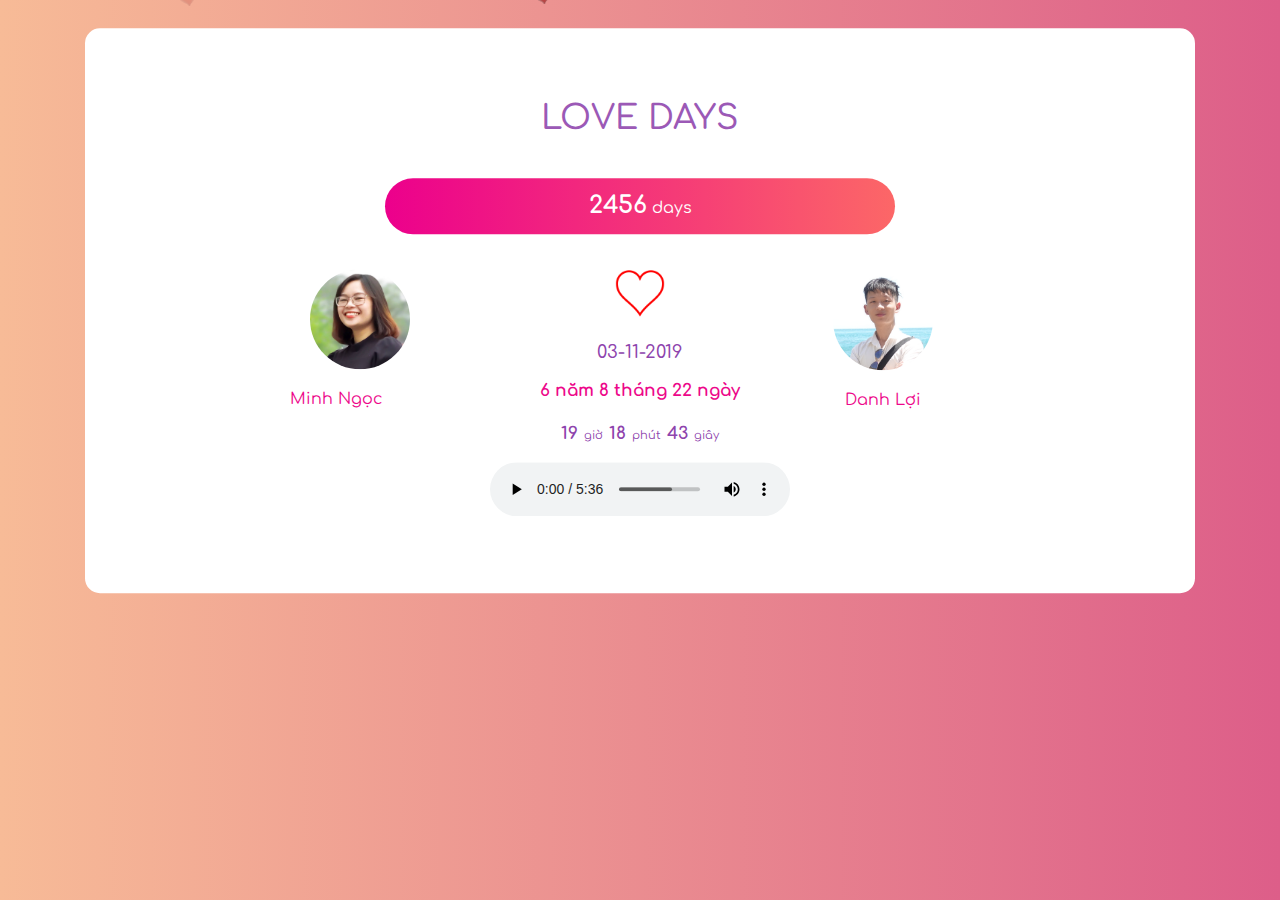
<file: love/index.html>
<!doctype html>
<html lang="en">
    <head>
        <title>Lovers</title>
        <!-- Required meta tags -->
        <meta charset="utf-8">
        <meta name="viewport" content="width=device-width, initial-scale=1.0">

        <!-- Bootstrap CSS -->
        <link rel="stylesheet" href="https://stackpath.bootstrapcdn.com/bootstrap/4.3.1/css/bootstrap.min.css" integrity="sha384-ggOyR0iXCbMQv3Xipma34MD+dH/1fQ784/j6cY/iJTQUOhcWr7x9JvoRxT2MZw1T" crossorigin="anonymous">
        <link rel="stylesheet" href="css/style.css">
        <link href="https://fonts.googleapis.com/css?family=Comfortaa:400,500,600,700&display=swap" rel="stylesheet">
        <link rel="icon" href="images/icon.png">
    </head>
    <body>
        <div id="main">
            <div class="container">
                <div class="row">
                    <div class="col-md-12">
                        <div class="main-content">
                            <div class="content">
                                <div class="title">
                                    <h4>Love Days</h4>
                                </div>
                                <div class="col-xl-12">
                                    <div class="col-xl-6 offset-xl-3">
                                        <div class="days">
                                            <p id="count-days">10 days</p>
                                        </div>
                                    </div>
                                </div>
                                <div class="col-xl-8 offset-xl-2">
                                    <div class="couple">
                                        <div class="row">
                                            <div class="col-xl-4">
                                                <div class="groom user">
                                                    <div class="avatar">
                                                        <img src="images/1.jpeg" alt="" class="ava-user">
                                                    </div>
                                                    <div class="user-name">
                                                        <p>Minh Ngọc</p>
                                                    </div>
                                                </div>
                                            </div>
                                            <div class="col-xl-4">
                                                <div class="heart">
                                                    <img src="images/icon.png" alt="">
                                                    <h4>03-11-2019</h4>
                                                    <div class="count-days">
                                                        <div class="time-date">
                                                            <p id="time-diff">12:00:00</p>
                                                        </div>
                                                    </div>
                                                    <div class="count-days">
                                                        <div class="timer">
                                                            <p id="counter">12:00:00</p>
                                                        </div>
                                                    </div>
                                                </div>
                                            </div>
                                           <div class="col-xl-4">
                                                <div class="bride user">
                                                    <div class="avatar">
                                                        <img src="images/2.jpg" alt="" class="ava-user">
                                                    </div>
                                                    <div class="user-name">
                                                        <p>Danh Lợi</p>
                                                    </div>
                                                </div>
                                           </div>
                                        </div>
                                    </div>
                                </div>
                                <!-- <div class="count-days">
                                    <p id="counter">10 days</p>
                                </div> -->
                                <div class="audio">
                                    <audio id="audio" controls autoplay name="media">
                                        <source src="./medias/saoemvotinh.m4a" type="audio/x-m4a">
                                    </audio>
                                </div>
                            </div>
                        </div>
                    </div>
                </div>
            </div>
        </div>
        <!-- Optional JavaScript -->
        <!-- jQuery first, then Popper.js, then Bootstrap JS -->
        <script src="../js/jquery-3.2.1.min.js"></script>
        <script src="js/main.js"></script>
        <script src="js/heart.js"></script>
    </body>
</html>
</file>
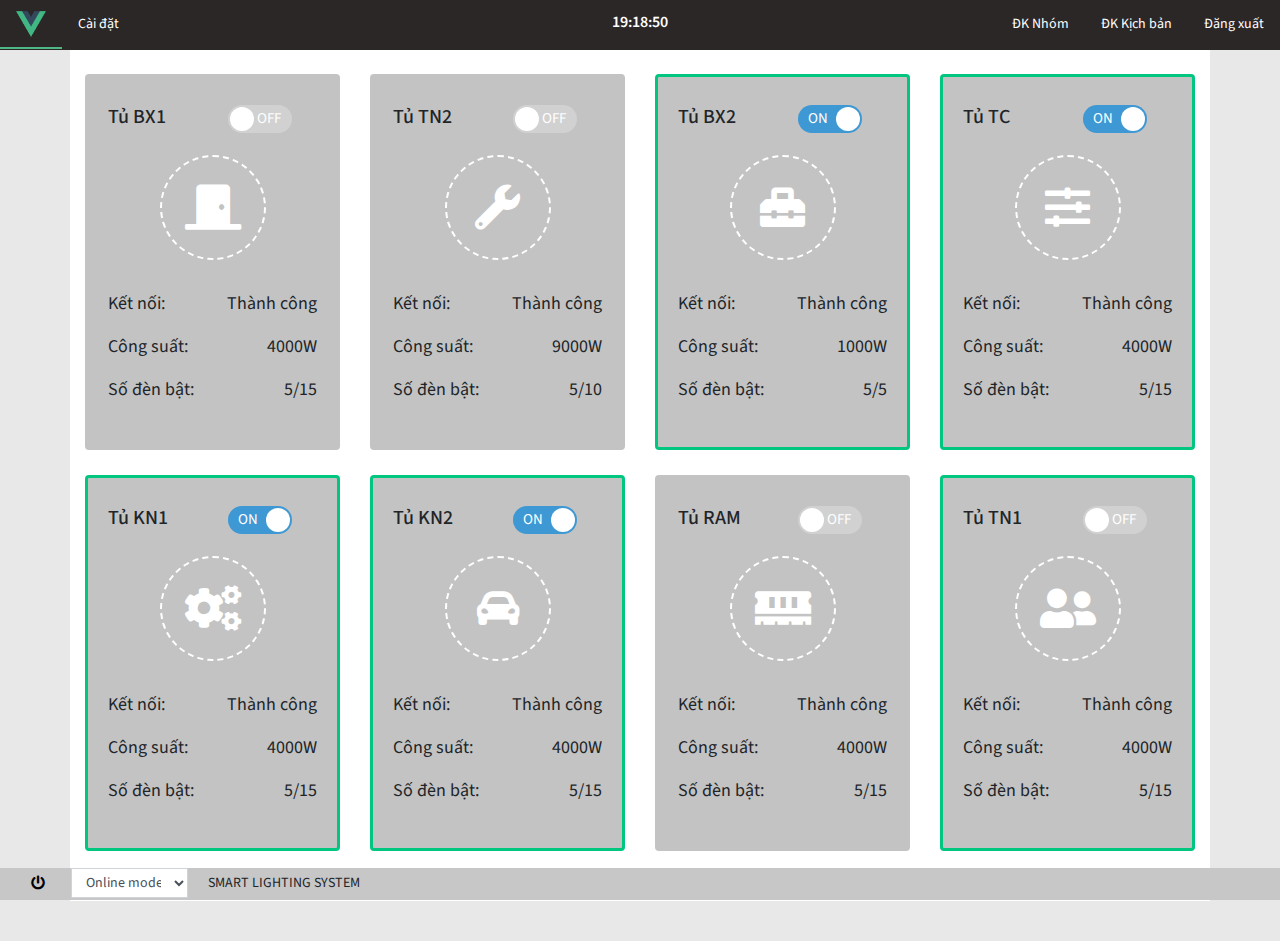
<file: smart-light-system/index.html>
<!DOCTYPE html>
<html lang="en">
<head>
    <meta charset="UTF-8">
    <meta name="viewport" content="width=device-width, initial-scale=1.0">
    <meta http-equiv="X-UA-Compatible" content="ie=edge">
    <title>SMART LIGHTING SYSTEM</title>
    <link href="https://fonts.googleapis.com/css?family=Source+Sans+Pro:400,600,700&amp;subset=vietnamese" rel="stylesheet">
    <link rel="stylesheet" href="css/bootstrap.min.css">
    <link rel="stylesheet" href="fontawesome/css/all.min.css">

    <link rel="stylesheet" href="css/style.css">
    <link rel="icon" href="img/Vue.png" type="image/png">
</head>
<body>
    <header>
        <div class="nav-bar">
            <div class="row">
                <div class="col-md-5">
                    <nav class="nav">
                        <a href="index.html" class="nav-link">
                            <img src="img/Vue.png" alt="" class="logo">
                        </a>
                        <a class="nav-link" href="setting.html">Cài đặt</a>
                    </nav>
                </div>
                <div class="col-md-2">
                    <div id="time"></div>
                </div>
                <div class="col-md-5">
                    <ul class="nav justify-content-end menu">
                        <li class="nav-item">
                            <a class="nav-link active" href="index.html">ĐK Nhóm</a>
                        </li>
                        <li class="nav-item">
                            <a class="nav-link" href="script.html">ĐK Kịch bản</a>
                        </li>
                        <li class="nav-item">
                            <a class="nav-link" href="login.html">Đăng xuất</a>
                        </li>
                    </ul>
                </div>
            </div>

        </div>
    </header>
    <div class="main">
        <div class="container content pt-4">
            <div class="row">
                <div class="col-md-3">
                    <div class="card c-main">
                        <div class="row c-title">
                            <div class="col-md-6">
                                <h5>Tủ BX1</h5>
                            </div>
                            <div class="col-md-6">
                                <div class="switchToggle">
                                    <input type="checkbox" id="switch">
                                    <label for="switch">Toggle</label>
                                </div>
                            </div>
                        </div>
                        <div class="c-icon text-center">
                            <a href="detail.html"><i class="fas fa-door-closed"></i></a>
                        </div>
                        <div class="c-stt">
                            <p>Kết nối: <span>Thành công</span></p>
                            <p>Công suất: <span>4000W</span></p>
                            <p>Số đèn bật: <span>5/15</span></p>
                        </div>
                    </div>
                </div>
                <div class="col-md-3">
                    <div class="card c-main">
                        <div class="row c-title">
                            <div class="col-md-6">
                                <h5>Tủ TN2</h5>
                            </div>
                            <div class="col-md-6">
                                <div class="switchToggle">
                                    <input type="checkbox" id="switch1">
                                    <label for="switch1">Toggle</label>
                                </div>
                            </div>
                        </div>
                        <div class="c-icon text-center">
                            <a href="detail.html"><i class="fas fa-wrench"></i></a>
                        </div>
                        <div class="c-stt">
                            <p>Kết nối: <span>Thành công</span></p>
                            <p>Công suất: <span>9000W</span></p>
                            <p>Số đèn bật: <span>5/10</span></p>
                        </div>
                    </div>
                </div>
                <div class="col-md-3">
                    <div class="card c-main">
                        <div class="row c-title">
                            <div class="col-md-6">
                                <h5>Tủ BX2</h5>
                            </div>
                            <div class="col-md-6">
                                <div class="switchToggle active">
                                    <input type="checkbox" id="switch2" checked>
                                    <label for="switch2">Toggle</label>
                                </div>
                            </div>
                        </div>
                        <div class="c-icon text-center">
                            <a href="detail.html"><i class="fas fa-toolbox"></i></a>
                        </div>
                        <div class="c-stt">
                            <p>Kết nối: <span>Thành công</span></p>
                            <p>Công suất: <span>1000W</span></p>
                            <p>Số đèn bật: <span>5/5</span></p>
                        </div>
                    </div>
                </div>
                <div class="col-md-3">
                    <div class="card c-main">
                        <div class="row c-title">
                            <div class="col-md-6">
                                <h5>Tủ TC</h5>
                            </div>
                            <div class="col-md-6">
                                <div class="switchToggle active">
                                    <input type="checkbox" id="switch3" checked>
                                    <label for="switch3">Toggle</label>
                                </div>
                            </div>
                        </div>
                        <div class="c-icon text-center">
                            <a href="detail.html"><i class="fas fa-sliders-h"></i></a>
                        </div>
                        <div class="c-stt">
                            <p>Kết nối: <span>Thành công</span></p>
                            <p>Công suất: <span>4000W</span></p>
                            <p>Số đèn bật: <span>5/15</span></p>
                        </div>
                    </div>
                </div>
                <div class="col-md-3">
                    <div class="card c-main">
                        <div class="row c-title">
                            <div class="col-md-6">
                                <h5>Tủ KN1</h5>
                            </div>
                            <div class="col-md-6">
                                <div class="switchToggle active">
                                    <input type="checkbox" id="switch4" checked>
                                    <label for="switch4">Toggle</label>
                                </div>
                            </div>
                        </div>
                        <div class="c-icon text-center">
                            <a href="detail.html"><i class="fas fa-cogs"></i></a>
                        </div>
                        <div class="c-stt">
                            <p>Kết nối: <span>Thành công</span></p>
                            <p>Công suất: <span>4000W</span></p>
                            <p>Số đèn bật: <span>5/15</span></p>
                        </div>
                    </div>
                </div>
                <div class="col-md-3">
                    <div class="card c-main">
                        <div class="row c-title">
                            <div class="col-md-6">
                                <h5>Tủ KN2</h5>
                            </div>
                            <div class="col-md-6">
                                <div class="switchToggle active">
                                    <input type="checkbox" id="switch5" checked>
                                    <label for="switch5">Toggle</label>
                                </div>
                            </div>
                        </div>
                        <div class="c-icon text-center">
                            <a href="detail.html"> <i class="fas fa-car-alt"></i></a>
                        </div>
                        <div class="c-stt">
                            <p>Kết nối: <span>Thành công</span></p>
                            <p>Công suất: <span>4000W</span></p>
                            <p>Số đèn bật: <span>5/15</span></p>
                        </div>
                    </div>
                </div>
                <div class="col-md-3">
                    <div class="card c-main">
                        <div class="row c-title">
                            <div class="col-md-6">
                                <h5>Tủ RAM</h5>
                            </div>
                            <div class="col-md-6">
                                <div class="switchToggle">
                                    <input type="checkbox" id="switch6">
                                    <label for="switch6">Toggle</label>
                                </div>
                            </div>
                        </div>
                        <div class="c-icon text-center">
                            <a href="detail.html"><i class="fas fa-memory"></i></a>
                        </div>
                        <div class="c-stt">
                            <p>Kết nối: <span>Thành công</span></p>
                            <p>Công suất: <span>4000W</span></p>
                            <p>Số đèn bật: <span>5/15</span></p>
                        </div>
                    </div>
                </div>
                <div class="col-md-3">
                    <div class="card c-main">
                        <div class="row c-title">
                            <div class="col-md-6">
                                <h5>Tủ TN1</h5>
                            </div>
                            <div class="col-md-6">
                                <div class="switchToggle active">
                                    <input type="checkbox" id="switch7">
                                    <label for="switch7">Toggle</label>
                                </div>
                            </div>
                        </div>
                        <div class="c-icon text-center">
                            <a href="detail.html"><i class="fas fa-user-friends"></i></a>
                        </div>
                        <div class="c-stt">
                            <p>Kết nối: <span>Thành công</span></p>
                            <p>Công suất: <span>4000W</span></p>
                            <p>Số đèn bật: <span>5/15</span></p>
                        </div>
                    </div>
                </div>
            </div>
        </div>
        <footer>
            <div class="foot">
                <div class="icon">
                    <button class="power"><i class="fas fa-power-off"></i></button>
                </div>
                <div class="ft">
                    <div class="form-group">
                        <div class="select">
                            <select name="" id="" class="form-control system">
                                <option value="1">Online mode</option>
                                <option value="0">Offline mode</option>
                            </select>
                        </div>
                        <label for="" class="system-name"><span>SMART LIGHTING SYSTEM</span></label>
                    </div>
                </div>
            </div>
        </footer>
    </div>
    <script src="js/jquery-3.2.1.min.js"></script>
    <script src="js/bootstrap.min.js"></script>
    <script src="js/fontawesome.min.js"></script>
    <script src="js/main.js"></script>
</body>
</html>
</file>
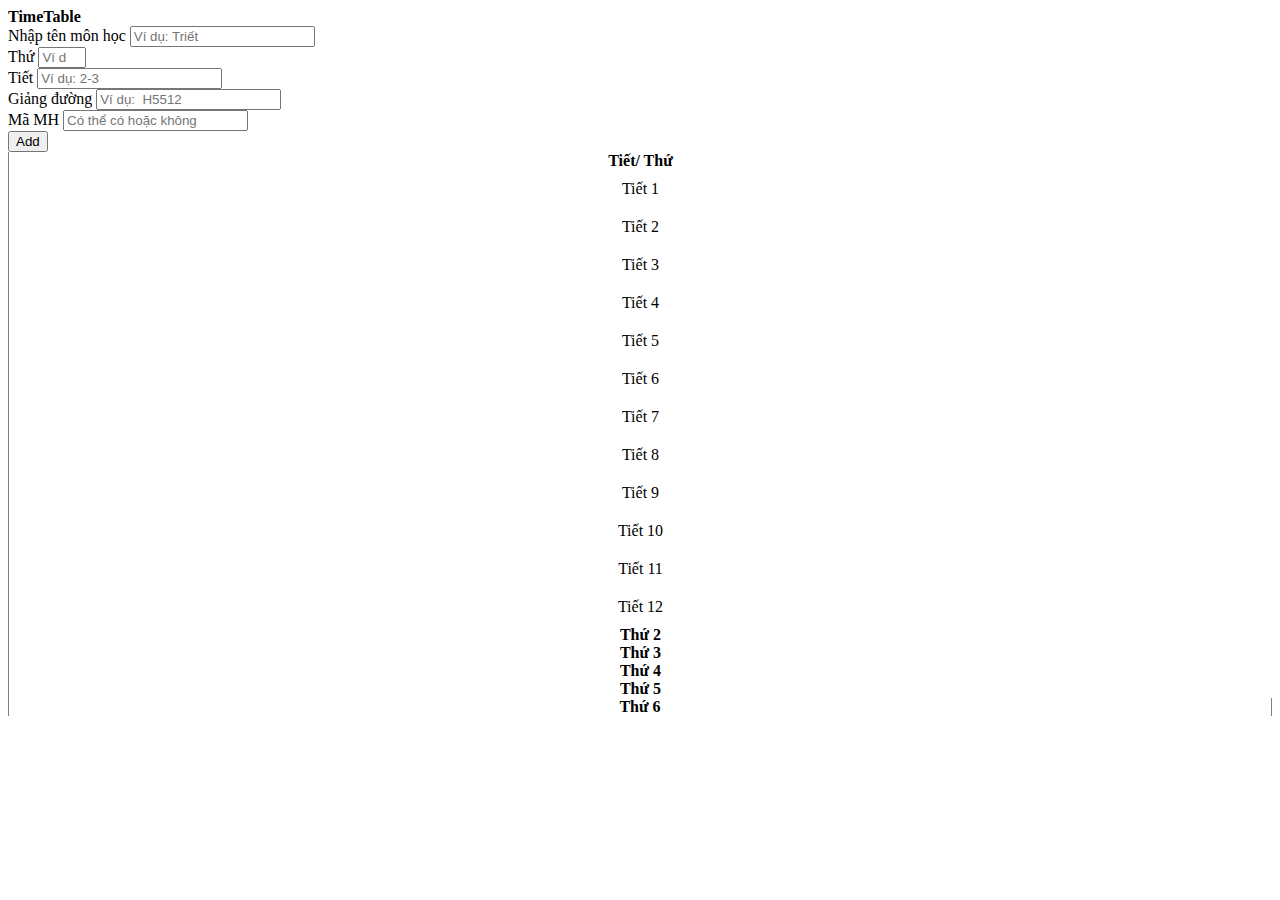
<file: timetable/index.html>
<!doctype html>
<html lang="en">
  <head>
    <title>TimeTable</title>
    <!-- Required meta tags -->
    <meta charset="utf-8">
    <meta name="viewport" content="width=device-width, initial-scale=1, shrink-to-fit=no">

    <!-- Bootstrap CSS -->
    <link rel="stylesheet" href="https://stackpath.bootstrapcdn.com/bootstrap/4.1.3/css/bootstrap.min.css" integrity="sha384-MCw98/SFnGE8fJT3GXwEOngsV7Zt27NXFoaoApmYm81iuXoPkFOJwJ8ERdknLPMO" crossorigin="anonymous">
    <link rel="stylesheet" href="css/style.css">
  </head>
  <body>
    <div class="container">
        <div class="row">
            <div class="col-sm-6 offset-3">
                <div class="alert alert-success mt-3" role="alert">
                    <strong>TimeTable</strong>
                </div>
            </div>
        </div>
        <form action=""></form>
            <div class="row">
                <div class="col-sm-4">
                    <div class="form-group">
                        <label for="">Nhập tên môn học</label>
                        <input type="text" name="" id="" class="form-control subject" placeholder="Ví dụ: Triết" aria-describedby="helpId" required>
                    </div>
                </div>
                <div class="col-sm-4">
                    <div class="form-group">
                        <label for="">Thứ</label>
                        <input type="number" name="number" id="" class="form-control date" placeholder="Ví dụ: 2" aria-describedby="helpId" min="2" max="6" required>
                    </div>
                </div>
                <div class="col-sm-4">
                    <div class="form-group">
                        <label for="">Tiết</label>
                        <input type="text" name="" id="lesson" class="form-control" placeholder="Ví dụ: 2-3" aria-describedby="helpId" min="1" max="12" required>
                    </div>
                </div>
                <div class="col-sm-4">
                    <div class="form-group">
                        <label for="">Giảng đường</label>
                        <input type="text" name="" id="" class="form-control position" placeholder="Ví dụ:  H5512" aria-describedby="helpId" required>
                    </div>
                </div>
                <div class="col-sm-4">
                    <div class="form-group">
                        <label for="">Mã MH</label>
                        <input type="text" name="" id="" class="form-control" placeholder="Có thể có hoặc không" aria-describedby="helpId">
                    </div>
                </div>
            </div>
            <button class="btn btn-info add" type="submit">Add</button>
        </form>
        <div class="row">

        </div>
        <div class="row mt-4">
                <div class="col-sm-2">
                    <b>Tiết/ Thứ</b>
                    <div class="content mt-4">
                        <div class="t-row">
                            <span>Tiết 1</span>
                        </div>
                        <div class="t-row">
                            <span>Tiết 2</span>
                        </div>
                        <div class="t-row">
                            <span>Tiết 3</span>
                        </div>
                        <div class="t-row">
                           <span> Tiết 4</span>
                        </div>
                        <div class="t-row">
                            <span>Tiết 5</span>
                        </div>
                        <div class="t-row">
                            <span>Tiết 6</span>
                        </div>
                        <div class="t-row">
                            <span>Tiết 7</span>
                        </div>
                        <div class="t-row">
                            <span>Tiết 8</span>
                        </div>
                        <div class="t-row">
                            <span>Tiết 9</span>
                        </div>
                        <div class="t-row">
                            <span>Tiết 10</span>
                        </div>
                        <div class="t-row">
                            <span>Tiết 11</span>
                        </div>
                        <div class="t-row">
                            <span>Tiết 12</span>
                        </div>
                    </div>
                </div>
                <div class="col-sm-2 t2">
                    <b>Thứ 2</b>
                </div>
                <div class="col-sm-2 t3">
                    <b>Thứ 3</b>
                </div>
                <div class="col-sm-2 t4">
                    <b>Thứ 4</b>
                </div>
                <div class="col-sm-2 t5">
                    <b>Thứ 5</b>
                </div>
                <div class="col-sm-2 t6">
                    <b>Thứ 6</b>
                </div>
        </div>
        <!-- <div class="row">
            <table class="table table-hover">
                <thead class="thead-default">
                    <tr>
                        <th width="10%">Thứ</th>
                        <th>T2</th>
                        <th>T3</th>
                        <th>T4</th>
                        <th>T5</th>
                        <th>T6</th>
                    </tr>
                    </thead>
                    <tbody>
                        <tr>
                            <td scope="row">1</td>
                            <td></td>
                            <td></td>
                            <td></td>
                            <td></td>
                            <td></td>
                        </tr>
                        <tr>
                            <td scope="row">2</td>
                            <td></td>
                            <td></td>
                            <td></td>
                            <td></td>
                            <td></td>
                        </tr>
                        <tr>
                            <td scope="row">3</td>
                            <td></td>
                            <td></td>
                            <td></td>
                            <td></td>
                            <td></td>
                        </tr>
                        <tr>
                            <td scope="row">4</td>
                            <td></td>
                            <td></td>
                            <td></td>
                            <td></td>
                            <td></td>
                        </tr>
                        <tr>
                            <td scope="row">5</td>
                            <td></td>
                            <td></td>
                            <td></td>
                            <td></td>
                            <td></td>
                        </tr>
                        <tr>
                            <td scope="row">6</td>
                            <td></td>
                            <td></td>
                            <td></td>
                            <td></td>
                            <td></td>
                        </tr>
                        <tr>
                            <td scope="row">7</td>
                            <td></td>
                            <td></td>
                            <td></td>
                            <td></td>
                            <td></td>
                        </tr>
                        <tr>
                            <td scope="row">8</td>
                            <td></td>
                            <td></td>
                            <td></td>
                            <td></td>
                            <td></td>
                        </tr>
                        <tr>
                            <td scope="row">9</td>
                            <td></td>
                            <td></td>
                            <td></td>
                            <td></td>
                            <td></td>
                        </tr>
                        <tr>
                            <td scope="row">10</td>
                            <td></td>
                            <td></td>
                            <td></td>
                            <td></td>
                            <td></td>
                        </tr>
                        <tr>
                            <td scope="row">11</td>
                            <td></td>
                            <td></td>
                            <td></td>
                            <td></td>
                            <td></td>
                        </tr>
                        <tr>
                            <td scope="row">12</td>
                            <td></td>
                            <td></td>
                            <td></td>
                            <td></td>
                            <td></td>
                        </tr>
                    </tbody>
            </table>
        </div> -->
    </div>


    <!-- Optional JavaScript -->
    <!-- jQuery first, then Popper.js, then Bootstrap JS -->
    <script src="https://code.jquery.com/jquery-3.3.1.slim.min.js" integrity="sha384-q8i/X+965DzO0rT7abK41JStQIAqVgRVzpbzo5smXKp4YfRvH+8abtTE1Pi6jizo" crossorigin="anonymous"></script>
    <script src="https://cdnjs.cloudflare.com/ajax/libs/popper.js/1.14.3/umd/popper.min.js" integrity="sha384-ZMP7rVo3mIykV+2+9J3UJ46jBk0WLaUAdn689aCwoqbBJiSnjAK/l8WvCWPIPm49" crossorigin="anonymous"></script>
    <script src="https://stackpath.bootstrapcdn.com/bootstrap/4.1.3/js/bootstrap.min.js" integrity="sha384-ChfqqxuZUCnJSK3+MXmPNIyE6ZbWh2IMqE241rYiqJxyMiZ6OW/JmZQ5stwEULTy" crossorigin="anonymous"></script>
    <script src="js/main.js"></script>
  </body>
</html>
</file>
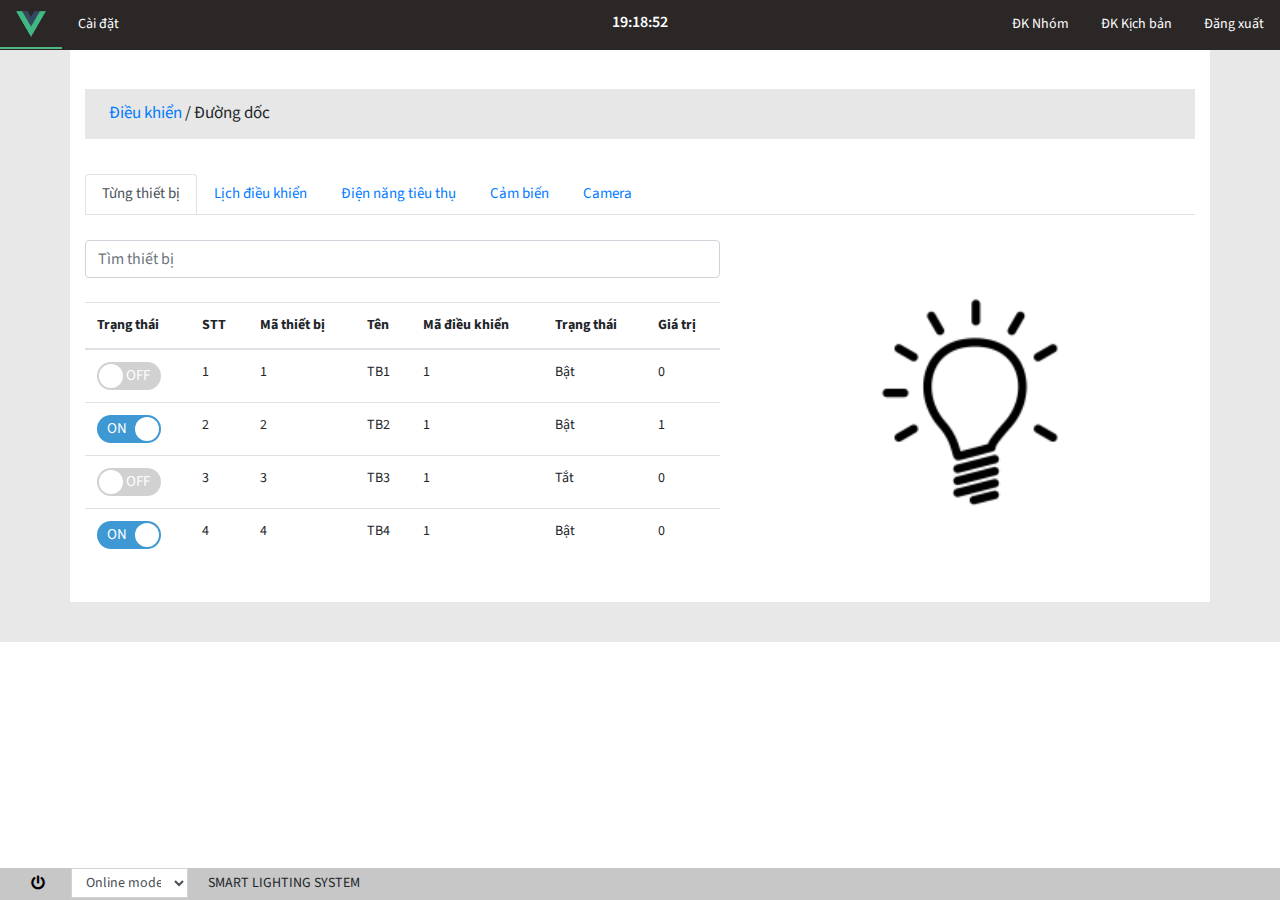
<file: smart-light-system/detail.html>
<!DOCTYPE html>
<html lang="en">
<head>
    <meta charset="UTF-8">
    <meta name="viewport" content="width=device-width, initial-scale=1.0">
    <meta http-equiv="X-UA-Compatible" content="ie=edge">
    <title>SMART LIGHTING SYSTEM</title>
    <link href="https://fonts.googleapis.com/css?family=Source+Sans+Pro:400,600,700&amp;subset=vietnamese" rel="stylesheet">
    <link rel="stylesheet" href="css/bootstrap.min.css">
    <link rel="stylesheet" href="fontawesome/css/all.min.css">
    <link rel="stylesheet" href="css/style.css">
    <link rel="icon" href="img/Vue.png" type="image/png">
</head>
<body>
    <header>
        <div class="nav-bar">
            <div class="row">
                <div class="col-md-5">
                    <nav class="nav">
                        <a href="index.html" class="nav-link">
                            <img src="img/Vue.png" alt="" class="logo">
                        </a>
                        <a class="nav-link" href="setting.html">Cài đặt</a>
                    </nav>
                </div>
                <div class="col-md-2">
                    <div id="time"></div>
                </div>
                <div class="col-md-5">
                    <ul class="nav justify-content-end menu">
                        <li class="nav-item">
                            <a class="nav-link active" href="index.html">ĐK Nhóm</a>
                        </li>
                        <li class="nav-item">
                            <a class="nav-link" href="script.html">ĐK Kịch bản</a>
                        </li>
                        <li class="nav-item">
                            <a class="nav-link" href="login.html">Đăng xuất</a>
                        </li>
                    </ul>
                </div>
            </div>

        </div>
    </header>
    <div class="main">
        <div class="container content pt-4">
            <div class="row">
                <div class="col-md-12">
                    <div class="d-link">
                        <a href="#" class="">Điều khiển </a>
                        <span> / Đường dốc</span>
                    </div>
                    <div class="d-tab">
                        <ul class="nav nav-tabs">
                            <li class="active">
                                <a class="nav-link active" data-toggle="tab" href="#home">Từng thiết bị</a>
                            </li>
                            <li>
                                <a class="nav-link" data-toggle="tab" href="#menu1">Lịch điều khiển</a>
                            </li>
                            <li>
                                <a class="nav-link" data-toggle="tab" href="#menu2">Điện năng tiêu thụ</a>
                            </li>
                            <li>
                                <a class="nav-link" data-toggle="tab" href="#menu3">Cảm biến</a>
                            </li>
                            <li>
                                <a class="nav-link" data-toggle="tab" href="#menu4">Camera</a>
                            </li>
                        </ul>
                        <div class="tab-content">
                            <div id="home" class="tab-pane fade show active">
                                <div class="row">
                                    <div class="col-sm-7">
                                        <div class="search mb-4">
                                            <input type="text" placeholder="Tìm thiết bị" width="35%" class="form-control">
                                        </div>
                                        <div class="equipment">
                                            <table class="table table-hover">
                                                <thead>
                                                    <tr>
                                                        <th scope="col">Trạng thái</th>
                                                        <th scope="col">STT</th>
                                                        <th scope="col">Mã thiết bị</th>
                                                        <th scope="col">Tên</th>
                                                        <th scope="col">Mã điều khiển</th>
                                                        <th scope="col">Trạng thái</th>
                                                        <th scope="col">Giá trị</th>
                                                    </tr>
                                                </thead>
                                                <tbody>
                                                    <tr>
                                                        <td>
                                                            <div class="switchToggle active">
                                                                <input type="checkbox" id="switch">
                                                                <label for="switch">Toggle</label>
                                                            </div>
                                                        </td>
                                                        <td>1</td>
                                                        <td>1</td>
                                                        <td>TB1</td>
                                                        <td>1</td>
                                                        <td>Bật</td>
                                                        <td>0</td>
                                                    </tr>
                                                    <tr>
                                                        <td>
                                                            <div class="switchToggle active">
                                                                <input type="checkbox" id="switch2" checked>
                                                                <label for="switch2">Toggle</label>
                                                            </div>
                                                        </td>
                                                        <td>2</td>
                                                        <td>2</td>
                                                        <td>TB2</td>
                                                        <td>1</td>
                                                        <td>Bật</td>
                                                        <td>1</td>
                                                    </tr>
                                                    <tr>
                                                        <td>
                                                            <div class="switchToggle active">
                                                                <input type="checkbox" id="switch3">
                                                                <label for="switch3">Toggle</label>
                                                            </div>
                                                        </td>
                                                        <td>3</td>
                                                        <td>3</td>
                                                        <td>TB3</td>
                                                        <td>1</td>
                                                        <td>Tắt</td>
                                                        <td>0</td>
                                                    </tr>
                                                    <tr>
                                                        <td>
                                                            <div class="switchToggle active">
                                                                <input type="checkbox" id="switch4" checked>
                                                                <label for="switch4">Toggle</label>
                                                            </div>
                                                        </td>
                                                        <td>4</td>
                                                        <td>4</td>
                                                        <td>TB4</td>
                                                        <td>1</td>
                                                        <td>Bật</td>
                                                        <td>0</td>
                                                    </tr>
                                                </tbody>
                                            </table>
                                        </div>
                                    </div>
                                    <div class="col-sm-5">
                                        <div class="d-img text-center">
                                            <img src="img/light.png" alt="">
                                        </div>
                                    </div>
                                </div>
                            </div>
                            <div id="menu1" class="tab-pane fade">
                                <div class="row">
                                    <div class="col-sm-12">
                                        <div class="search mb-4 float-right">
                                            <button type="button" class="btn btn-success" data-toggle="modal" data-target="#myModal">Thêm lịch</button>
                                        </div>
                                        <div class="equipment">
                                            <table class="table table-hover">
                                                <thead>
                                                    <tr>
                                                        <th scope="col">STT</th>
                                                        <th scope="col">Trạng thái</th>
                                                        <th scope="col">Tên lịch</th>
                                                        <th scope="col">Kiểu điều khiển</th>
                                                        <th scope="col">Thời gian</th>
                                                        <th scope="col">T2</th>
                                                        <th scope="col">T3</th>
                                                        <th scope="col">T4</th>
                                                        <th scope="col">T5</th>
                                                        <th scope="col">T6</th>
                                                        <th scope="col">T7</th>
                                                        <th scope="col">CN</th>
                                                        <th scope="col">Hoạt động</th>
                                                    </tr>
                                                </thead>
                                                <tbody>
                                                    <tr>
                                                        <td>1</td>
                                                        <td>
                                                            <div class="switchToggle active">
                                                                <input type="checkbox" id="switch5">
                                                                <label for="switch5">Toggle</label>
                                                            </div>
                                                        </td>
                                                        <td>DK3</td>
                                                        <td>TẮT</td>
                                                        <td>16:15:00</td>
                                                        <td></td>
                                                        <td><i class="fas fa-check"></i></td>
                                                        <td></td>
                                                        <td></td>
                                                        <td></td>
                                                        <td></td>
                                                        <td></td>
                                                        <td>
                                                            <a href="#" class="btn btn-sm btn-info"><i class="far fa-edit"></i></a>
                                                            <a href="#" class="btn btn-sm btn-danger"><i class="fas fa-trash"></i></a>
                                                        </td>
                                                    </tr>
                                                    <tr>
                                                        <td>2</td>
                                                        <td>
                                                            <div class="switchToggle active">
                                                                <input type="checkbox" id="switch6">
                                                                <label for="switch6">Toggle</label>
                                                            </div>
                                                        </td>
                                                        <td>DK3</td>
                                                        <td>BẬT</td>
                                                        <td>19:15:00</td>
                                                        <td></td>
                                                        <td></td>
                                                        <td></td>
                                                        <td></td>
                                                        <td><i class="fas fa-check"></i></td>
                                                        <td></td>
                                                        <td></td>
                                                        <td>
                                                            <a href="#" class="btn btn-sm btn-info"><i class="far fa-edit"></i></a>
                                                            <a href="#" class="btn btn-sm btn-danger"><i class="fas fa-trash"></i></a>
                                                        </td>
                                                    </tr>
                                                </tbody>
                                            </table>
                                        </div>
                                    </div>
                                </div>
                            </div>
                            <div id="menu2" class="tab-pane fade">
                                <div class="row">
                                    <div class="col-sm-6">
                                        <div class="form-group row">
                                            <label for="" class="col-sm-3 col-form-label text-center">Ngày bắt đầu</label>
                                            <div class="col-sm-9">
                                                <input type="date" class="form-control">
                                            </div>
                                        </div>
                                    </div>
                                    <div class="col-sm-6">
                                        <div class="form-group row">
                                            <label for="" class="col-sm-3 col-form-label">Ngày kết thúc</label>
                                            <div class="col-sm-9">
                                                <input type="date" class="form-control">
                                            </div>
                                        </div>
                                    </div>
                                </div>
                                <div class="row mt-4 pl-4 pr-4">
                                    <table class="table table-hover">
                                        <thead>
                                            <tr>
                                                <th scope="col">STT</th>
                                                <th scope="col">Tên thiết bị</th>
                                                <th scope="col">Mã thiết bị</th>
                                                <th scope="col">Công suất</th>
                                                <th scope="col">Số giờ bật</th>
                                                <th scope="col">Điện năng tiêu thụ dự kiến</th>
                                            </tr>
                                        </thead>
                                        <tbody>
                                            <tr>
                                                <td>1</td>
                                                <td>DK1</td>
                                                <td>1</td>
                                                <td>20</td>
                                                <td>452.00h</td>
                                                <td>9040.03W</td>
                                            </tr>
                                            <tr>
                                                <td>2</td>
                                                <td>DK2</td>
                                                <td>1</td>
                                                <td>20</td>
                                                <td>452.00h</td>
                                                <td>9040.03W</td>
                                            </tr>
                                            <tr>
                                                <td>3</td>
                                                <td>DK3</td>
                                                <td>1</td>
                                                <td>20</td>
                                                <td>452.00h</td>
                                                <td>9040.03W</td>
                                            </tr>
                                        </tbody>
                                        <tfoot>
                                            <th>Tổng</th>
                                            <th></th>
                                            <th></th>
                                            <th></th>
                                            <th>1332.00h</th>
                                            <th>181818W</th>
                                        </tfoot>
                                    </table>
                                </div>
                            </div>
                            <div id="menu3" class="tab-pane fade">
                                <h3>Cảm biến</h3>
                                <p>Thông tin và điều khiển cảm biến</p>
                            </div>
                            <div id="menu4" class="tab-pane fade">
                                <h3>Camera </h3>
                                <p>Thông tin và điều khiển camera</p>
                            </div>
                        </div>
                    </div>
                </div>
            </div>
        </div>
        <footer>
            <div class="foot">
                <div class="icon">
                    <button class="power"><i class="fas fa-power-off"></i></button>
                </div>
                <div class="ft">
                    <div class="form-group">
                        <div class="select">
                            <select name="" id="" class="form-control system">
                                <option value="1">Online mode</option>
                                <option value="0">Offline mode</option>
                            </select>
                        </div>
                        <label for="" class="system-name"><span>SMART LIGHTING SYSTEM</span></label>
                    </div>
                </div>
            </div>
        </footer>
    </div>

    <div class="modal fade" id="myModal">
        <div class="modal-dialog">
            <div class="modal-content">
                <div class="modal-header">
                    <h4 class="modal-title">Tạo lịch điều khiển</h4>
                    <button type="button" class="close" data-dismiss="modal">&times;</button>
                </div>
                <div class="modal-body">
                    <div class="form-group">
                        <label for="">Tên lịch</label>
                        <input type="text" name="" id="" class="form-control" placeholder="Nhập tên lịch" aria-describedby="helpId">
                    </div>
                    <div class="form-group">
                        <label for="">Kiểu</label>
                        <select name="status" id="stt" class="form-control">
                            <option value="1">Bật</option>
                            <option value="0">Tắt</option>
                        </select>
                    </div>
                    <div class="form-group">
                        <label for="">Thời gian</label>
                        <div class="row">
                            <input type="number" name="" id="" class="form-control col-3 ml-3" placeholder="Giờ" aria-describedby="helpId" min="0" max="23">
                            <input type="number" name="" id="" class="form-control col-3 ml-4" placeholder="Phút" aria-describedby="helpId" min="0" max="59">
                            <input type="number" name="" id="" class="form-control col-3 ml-4" placeholder="Giây" aria-describedby="helpId" min="0" max="59">
                        </div>
                    </div>
                    <div class="form-group">
                        <label for="">Thời gian lặp lại</label>
                        <div class="checkbox checkbox-info checkbox-circle">
                            <label class="label">2
                                <input type="checkbox">
                                <span class="checkmark"></span>
                            </label>
                            <label class="label">3
                                <input type="checkbox" checked="checked">
                                <span class="checkmark"></span>
                            </label>
                            <label class="label">4
                                <input type="checkbox">
                                <span class="checkmark"></span>
                            </label>
                            <label class="label">5
                                <input type="checkbox">
                                <span class="checkmark"></span>
                            </label>
                            <label class="label">6
                                <input type="checkbox" >
                                <span class="checkmark"></span>
                            </label>
                            <label class="label">7
                                <input type="checkbox" checked="checked">
                                <span class="checkmark"></span>
                            </label>
                            <label class="label">CN
                                <input type="checkbox">
                                <span class="checkmark"></span>
                            </label>
                        </div>
                    </div>
                    <div class="form-group">
                        <label for="">Mô tả</label>
                        <textarea name="description" id="" rows="4" placeholder="Mô tả" class="form-control"></textarea>
                    </div>
                </div>
                <div class="modal-footer">
                    <button type="button" class="btn btn-info" data-dismiss="modal">Thêm</button>
                    <button type="button" class="btn btn-danger" data-dismiss="modal">Close</button>
                </div>
            </div>
        </div>
    </div>
    <script src="js/jquery-3.2.1.min.js"></script>
    <script src="js/bootstrap.min.js"></script>
    <script src="js/fontawesome.min.js"></script>
    <script src="js/main.js"></script>
</body>
</html>
</file>
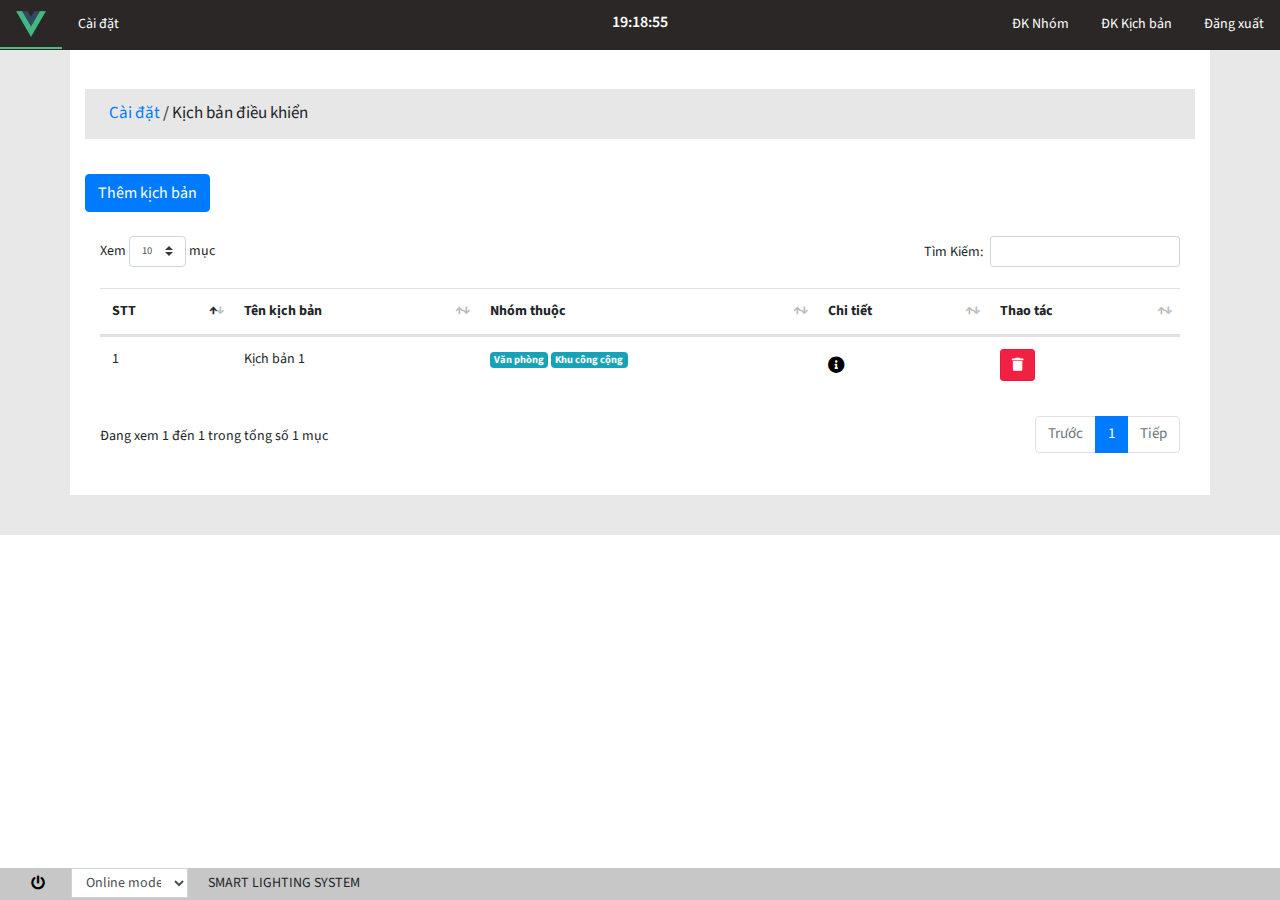
<file: smart-light-system/s_script.html>
<!DOCTYPE html>
<html lang="en">
<head>
    <meta charset="UTF-8">
    <meta name="viewport" content="width=device-width, initial-scale=1.0">
    <meta http-equiv="X-UA-Compatible" content="ie=edge">
    <title>SMART LIGHTING SYSTEM</title>
    <link href="https://fonts.googleapis.com/css?family=Source+Sans+Pro:400,600,700&amp;subset=vietnamese" rel="stylesheet">
    <link rel="stylesheet" href="css/bootstrap.min.css">
    <link rel="stylesheet" href="fontawesome/css/all.min.css">
    <link rel="stylesheet" href="css/style.css">
    <link rel="icon" href="img/Vue.png" type="image/png">
    <link rel="stylesheet" type="text/css" href="DataTables/datatables.min.css"/>
</head>
<body>
    <header>
        <div class="nav-bar">
            <div class="row">
                <div class="col-md-5">
                    <nav class="nav">
                        <a href="index.html" class="nav-link">
                            <img src="img/Vue.png" alt="" class="logo">
                        </a>
                        <a class="nav-link" href="setting.html">Cài đặt</a>
                    </nav>
                </div>
                <div class="col-md-2">
                    <div id="time"></div>
                </div>
                <div class="col-md-5">
                    <ul class="nav justify-content-end menu">
                        <li class="nav-item">
                            <a class="nav-link active" href="index.html">ĐK Nhóm</a>
                        </li>
                        <li class="nav-item">
                            <a class="nav-link" href="script.html">ĐK Kịch bản</a>
                        </li>
                        <li class="nav-item">
                            <a class="nav-link" href="login.html">Đăng xuất</a>
                        </li>
                    </ul>
                </div>
            </div>

        </div>
    </header>
    <div class="main">
        <div class="container content pt-4 s-equip">
            <div class="row">
                <div class="col-md-12">
                    <div class="d-link">
                        <a href="#" class="">Cài đặt </a>
                        <span> / Kịch bản điều khiển</span>
                    </div>
                    <div class="d-tab">
                        <div class="tab-content">
                            <div id="home" class="tab-pane fade show active">
                                <div class="row">
                                    <div class="col-sm-12">
                                        <div class="search mb-4">
                                            <button type="button" class="btn btn-primary" data-toggle="modal" data-target="#myModal">Thêm kịch bản</button>
                                        </div>
                                        <div class="equipment">
                                            <table class="table table-hover" id="datatable">
                                                <thead>
                                                    <tr>
                                                        <th scope="col">STT</th>
                                                        <th scope="col">Tên kịch bản</th>
                                                        <th scope="col">Nhóm thuộc</th>
                                                        <th scope="col">Chi tiết</th>
                                                        <th scope="col">Thao tác</th>
                                                    </tr>
                                                </thead>
                                                <tbody>
                                                    <tr>
                                                        <td>1</td>
                                                        <td>Kịch bản 1</td>
                                                        <td>
                                                            <span class="badge badge-info">Văn phòng</span>
                                                            <span class="badge badge-info"> Khu công cộng</span>
                                                        </td>
                                                        <td>
                                                            <p class="mb-0"><i class="fas fa-info-circle"></i></p>
                                                        </td>
                                                        <td>
                                                            <a href="#" class="btn btn-sm btn-danger"><i class="fas fa-trash"></i></a>
                                                        </td>
                                                    </tr>
                                                </tbody>
                                            </table>
                                        </div>
                                    </div>
                                </div>
                            </div>
                        </div>
                    </div>
                </div>
            </div>
        </div>
        <footer>
            <div class="foot">
                <div class="icon">
                    <button class="power"><i class="fas fa-power-off"></i></button>
                </div>
                <div class="ft">
                    <div class="form-group">
                        <div class="select">
                            <select name="" id="" class="form-control system">
                                <option value="1">Online mode</option>
                                <option value="0">Offline mode</option>
                            </select>
                        </div>
                        <label for="" class="system-name"><span>SMART LIGHTING SYSTEM</span></label>
                    </div>
                </div>
            </div>
        </footer>
    </div>

    <div class="modal fade" id="myModal">
        <div class="modal-dialog modal-lg">
            <div class="modal-content">
                <div class="modal-header">
                    <h4 class="modal-title">Tạo kịch bản</h4>
                    <button type="button" class="close" data-dismiss="modal">&times;</button>
                </div>
                <div class="modal-body">
                    <div class="form-group">
                        <label for="">Tên kịch bản</label>
                        <input type="text" name="" id="" class="form-control col-sm-6" placeholder="Nhập tên nhóm" aria-describedby="helpId">
                    </div>
                    <div class="form-group mt-4 s-group">
                        <h5 class="text-center">Nhóm điều khiển</h5>
                        <span class="del"><button class="btn-del"><i class="fas fa-minus"></i></button></span>
                        <div class="row mt-4">
                            <div class="form-group col-sm-6">
                                <label for="">Dạng nhóm</label>
                                <select name="status" id="stt" class="form-control">
                                    <option value="1">Nhóm 1</option>
                                    <option value="0">Nhóm 2</option>
                                </select>
                            </div>
                            <div class="form-group col-sm-6">
                                <label for="">Chọn nhóm</label>
                                <select name="status" id="stt" class="form-control">
                                    <option value="1">Nhóm 1</option>
                                    <option value="0">Nhóm 2</option>
                                </select>
                            </div>
                        </div>
                    </div>
                    <div class="text-center">
                        <button class="btn btn-success"><i class="fas fa-plus"></i></button>
                    </div>
                </div>
                <div class="modal-footer">
                    <button type="button" class="btn btn-info" data-dismiss="modal">Thêm</button>
                    <button type="button" class="btn btn-danger" data-dismiss="modal">Close</button>
                </div>
            </div>
        </div>
    </div>
    <script src="js/jquery-3.2.1.min.js"></script>
    <script src="js/bootstrap.min.js"></script>
    <script src="js/fontawesome.min.js"></script>
    <script type="text/javascript" src="DataTables/datatables.min.js"></script>
    <script src="js/main.js"></script>
    <script>
        $(document).ready(function() {
            $('#datatable').DataTable({
                "language": {
                    "sSearch": "Tìm Kiếm:",
                    "sProcessing":   "Đang xử lý...",
                    "sLengthMenu":   "Xem _MENU_ mục",
                    "sZeroRecords":  "Không tìm thấy dòng nào phù hợp",
                    "sInfo":         "Đang xem _START_ đến _END_ trong tổng số _TOTAL_ mục",
                    "sInfoEmpty":    "Đang xem 0 đến 0 trong tổng số 0 mục",
                    "sInfoFiltered": "(được lọc từ _MAX_ mục)",
                    "sInfoPostFix":  "",
                    "sUrl":          "",
                    "oPaginate": {
                        "sFirst":    "Đầu",
                        "sPrevious": "Trước",
                        "sNext":     "Tiếp",
                        "sLast":     "Cuối"
                    }
                }
            });
        } );
    </script>
</body>
</html>
</file>
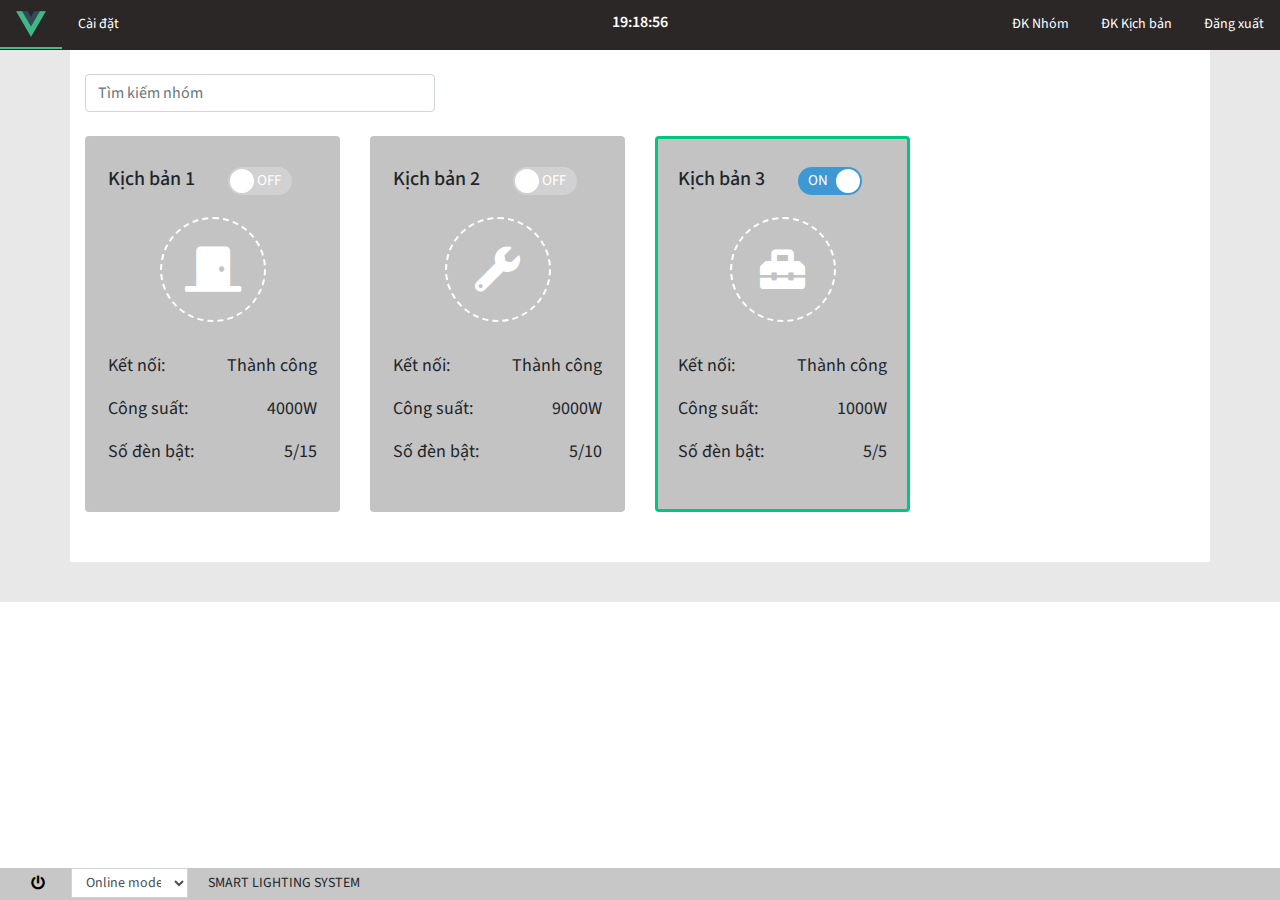
<file: smart-light-system/script.html>
<!DOCTYPE html>
<html lang="en">
<head>
    <meta charset="UTF-8">
    <meta name="viewport" content="width=device-width, initial-scale=1.0">
    <meta http-equiv="X-UA-Compatible" content="ie=edge">
    <title>SMART LIGHTING SYSTEM</title>
    <link href="https://fonts.googleapis.com/css?family=Source+Sans+Pro:400,600,700&amp;subset=vietnamese" rel="stylesheet">
    <link rel="stylesheet" href="css/bootstrap.min.css">
    <link rel="stylesheet" href="fontawesome/css/all.min.css">
    <link rel="stylesheet" href="css/style.css">
    <link rel="icon" href="img/Vue.png" type="image/png">
</head>
<body>
    <header>
        <div class="nav-bar">
            <div class="row">
                <div class="col-md-5">
                    <nav class="nav">
                        <a href="index.html" class="nav-link">
                            <img src="img/Vue.png" alt="" class="logo">
                        </a>
                        <a class="nav-link" href="setting.html">Cài đặt</a>
                    </nav>
                </div>
                <div class="col-md-2">
                    <div id="time"></div>
                </div>
                <div class="col-md-5">
                    <ul class="nav justify-content-end menu">
                        <li class="nav-item">
                            <a class="nav-link active" href="index.html">ĐK Nhóm</a>
                        </li>
                        <li class="nav-item">
                            <a class="nav-link" href="script.html">ĐK Kịch bản</a>
                        </li>
                        <li class="nav-item">
                            <a class="nav-link" href="login.html">Đăng xuất</a>
                        </li>
                    </ul>
                </div>
            </div>

        </div>
    </header>
    <div class="main">
        <div class="container content pt-4">
            <div class="row">
                <div class="col-sm-4">
                    <input type="text" class="form-control" placeholder="Tìm kiếm nhóm">
                </div>
            </div>
            <div class="row mt-4">
                <div class="col-md-3">
                    <div class="card c-main">
                        <div class="row c-title">
                            <div class="col-md-6">
                                <h5>Kịch bản 1</h5>
                            </div>
                            <div class="col-md-6">
                                <div class="switchToggle">
                                    <input type="checkbox" id="switch">
                                    <label for="switch">Toggle</label>
                                </div>
                            </div>
                        </div>
                        <div class="c-icon text-center">
                            <a href="detail.html"><i class="fas fa-door-closed"></i></a>
                        </div>
                        <div class="c-stt">
                            <p>Kết nối: <span>Thành công</span></p>
                            <p>Công suất: <span>4000W</span></p>
                            <p>Số đèn bật: <span>5/15</span></p>
                        </div>
                    </div>
                </div>
                <div class="col-md-3">
                    <div class="card c-main">
                        <div class="row c-title">
                            <div class="col-md-6">
                                <h5>Kịch bản 2</h5>
                            </div>
                            <div class="col-md-6">
                                <div class="switchToggle">
                                    <input type="checkbox" id="switch1">
                                    <label for="switch1">Toggle</label>
                                </div>
                            </div>
                        </div>
                        <div class="c-icon text-center">
                            <a href="/detail.html"><i class="fas fa-wrench"></i></a>
                        </div>
                        <div class="c-stt">
                            <p>Kết nối: <span>Thành công</span></p>
                            <p>Công suất: <span>9000W</span></p>
                            <p>Số đèn bật: <span>5/10</span></p>
                        </div>
                    </div>
                </div>
                <div class="col-md-3">
                    <div class="card c-main">
                        <div class="row c-title">
                            <div class="col-md-6">
                                <h5>Kịch bản 3</h5>
                            </div>
                            <div class="col-md-6">
                                <div class="switchToggle active">
                                    <input type="checkbox" id="switch2" checked>
                                    <label for="switch2">Toggle</label>
                                </div>
                            </div>
                        </div>
                        <div class="c-icon text-center">
                            <a href="/detail.html"><i class="fas fa-toolbox"></i></a>
                        </div>
                        <div class="c-stt">
                            <p>Kết nối: <span>Thành công</span></p>
                            <p>Công suất: <span>1000W</span></p>
                            <p>Số đèn bật: <span>5/5</span></p>
                        </div>
                    </div>
                </div>
            </div>
        </div>
        <footer>
            <div class="foot">
                <div class="icon">
                    <button class="power"><i class="fas fa-power-off"></i></button>
                </div>
                <div class="ft">
                    <div class="form-group">
                        <div class="select">
                            <select name="" id="" class="form-control system">
                                <option value="1">Online mode</option>
                                <option value="0">Offline mode</option>
                            </select>
                        </div>
                        <label for="" class="system-name"><span>SMART LIGHTING SYSTEM</span></label>
                    </div>
                </div>
            </div>
        </footer>
    </div>
    <script src="js/jquery-3.2.1.min.js"></script>
    <script src="js/bootstrap.min.js"></script>
    <script src="js/fontawesome.min.js"></script>
    <script src="js/main.js"></script>
</body>
</html>
</file>
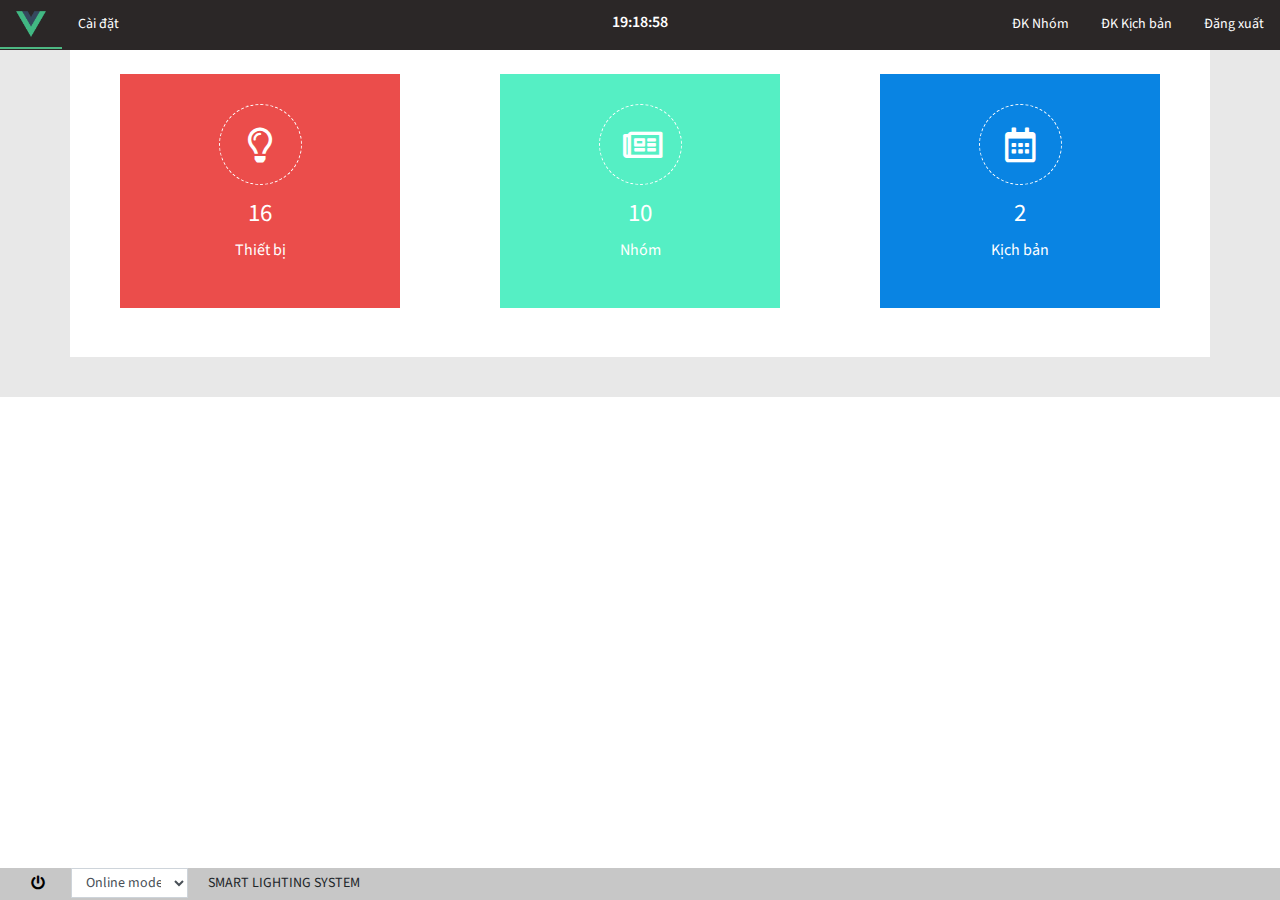
<file: smart-light-system/setting.html>
<!DOCTYPE html>
<html lang="en">
<head>
    <meta charset="UTF-8">
    <meta name="viewport" content="width=device-width, initial-scale=1.0">
    <meta http-equiv="X-UA-Compatible" content="ie=edge">
    <title>SMART LIGHTING SYSTEM</title>
    <link href="https://fonts.googleapis.com/css?family=Source+Sans+Pro:400,600,700&amp;subset=vietnamese" rel="stylesheet">
    <link rel="stylesheet" href="css/bootstrap.min.css">
    <link rel="stylesheet" href="fontawesome/css/all.min.css">
    <link rel="stylesheet" href="css/style.css">
    <link rel="icon" href="img/Vue.png" type="image/png">
</head>
<body>
    <header>
        <div class="nav-bar">
            <div class="row">
                <div class="col-md-5">
                    <nav class="nav">
                        <a href="index.html" class="nav-link">
                            <img src="img/Vue.png" alt="" class="logo">
                        </a>
                        <a class="nav-link" href="setting.html">Cài đặt</a>
                    </nav>
                </div>
                <div class="col-md-2">
                    <div id="time"></div>
                </div>
                <div class="col-md-5">
                    <ul class="nav justify-content-end menu">
                        <li class="nav-item">
                            <a class="nav-link active" href="index.html">ĐK Nhóm</a>
                        </li>
                        <li class="nav-item">
                            <a class="nav-link" href="script.html">ĐK Kịch bản</a>
                        </li>
                        <li class="nav-item">
                            <a class="nav-link" href="login.html">Đăng xuất</a>
                        </li>
                    </ul>
                </div>
            </div>

        </div>
    </header>
    <div class="main">
        <div class="container content pt-4">
            <div class="row">
                <div class="col-sm-4 mb-4 text-center">
                    <div class="s-card">
                        <div class="s-icon">
                            <a href="s_equipment.html"><i class="far fa-lightbulb"></i></a>
                        </div>
                        <div class="s-sll">
                            <p class="sll">16</p>
                            <p>Thiết bị</p>
                        </div>
                    </div>
                </div>
                <div class="col-sm-4 mb-4 text-center">
                    <div class="s-card bg-2">
                        <div class="s-icon">
                            <a href="s_group.html"><i class="far fa-newspaper"></i></a>
                        </div>
                        <div class="s-sll">
                            <p class="sll">10</p>
                            <p>Nhóm</p>
                        </div>
                    </div>
                </div>
                <div class="col-sm-4 mb-4 text-center">
                    <div class="s-card bg-3">
                        <div class="s-icon">
                            <a href="s_script.html"><i class="far fa-calendar-alt"></i></a>
                        </div>
                        <div class="s-sll">
                            <p class="sll">2</p>
                            <p>Kịch bản</p>
                        </div>
                    </div>
                </div>
            </div>
        </div>
        <footer>
            <div class="foot">
                <div class="icon">
                    <button class="power"><i class="fas fa-power-off"></i></button>
                </div>
                <div class="ft">
                    <div class="form-group">
                        <div class="select">
                            <select name="" id="" class="form-control system">
                                <option value="1">Online mode</option>
                                <option value="0">Offline mode</option>
                            </select>
                        </div>
                        <label for="" class="system-name"><span>SMART LIGHTING SYSTEM</span></label>
                    </div>
                </div>
            </div>
        </footer>
    </div>

    <script src="js/jquery-3.2.1.min.js"></script>
    <script src="js/bootstrap.min.js"></script>
    <script src="js/fontawesome.min.js"></script>
    <script src="js/main.js"></script>
</body>
</html>
</file>
<file: love/css/style.css>
body, html {
    font-family: 'Comfortaa', cursive;
    height: 100%;
    margin: 0;
    padding: 0;
}

#main {
    background: #DD5E89;  /* fallback for old browsers */
    background: -webkit-linear-gradient(to right, #F7BB97, #DD5E89);  /* Chrome 10-25, Safari 5.1-6 */
    background: linear-gradient(to right, #F7BB97, #DD5E89); /* W3C, IE 10+/ Edge, Firefox 16+, Chrome 26+, Opera 12+, Safari 7+ */
    min-height: 100%;
}

.main-content {
    text-align: center;
    color: #fff;
    padding: 70px 0;
    background: #fff;
    border-radius: 15px;
    transform: translateY(5%);
}

.title h4 {
    text-transform: uppercase;
    color: #9b59b6;
    font-size: 2.1rem;
}

.days {
    padding: 10px 0;
    /* width: 500px; */
    margin: auto;
    background: #ec008c;  /* fallback for old browsers */
    background: -webkit-linear-gradient(to right, #fc6767, #ec008c);  /* Chrome 10-25, Safari 5.1-6 */
    background: linear-gradient(to left, #fc6767, #ec008c); /* W3C, IE 10+/ Edge, Firefox 16+, Chrome 26+, Opera 12+, Safari 7+ */
    border-radius: 100px;
    margin-top: 40px;
}

.days p {
    margin: 0;
}

.count-days p {
    margin-bottom: 10px;
}

#count-days strong {
    font-size: 1.5em;
}

#count-days small {
    font-size: 1.0em;
}

.timer p {
    font-size: 26px;
}

.timer strong {
    font-size: 0.9em;
    color: #8e44ad;
}

.timer small {
    font-size: 0.6em;
    color: #8e44ad;
}

img.ava-user {
    width: 100px;
    border-radius: 50%;
    /*animation: 5s linear .1s roll;*/
    /*animation-iteration-count: infinite;*/
}

#time-diff {
    font-size: 17px;
}

.couple {
    margin: 0 auto;
    margin-top: 30px;
    color: #8e44ad;
    padding: 5px;
}

/* .bride.user {
    float: right;
    text-align: right;
} */

.groom {
    text-align: left;
}

.heart img {
    width: 50px;
    transition: 0.5s;
    animation: beat 1s;
    animation-iteration-count:infinite;
}

.heart h4 {
    font-size: 18px;
    margin-top: 25px;
}

.user-name {
    margin-top: 18px;
}

.groom .avatar {
    padding-left: 20px;
}

/* .bride .avatar {
    padding-right: 18px;
} */

.count-days p {
    color: #ed078a;
    font-size: 19px;
    font-weight: 900;
    margin-top: 15px;
}

.couple .user-name {
    color: #ed078a;
}

p#counter {
    color: #fff;
}



@keyframes beat {
    0% { transform: translateY(0px); }
    50% { transform: translateY(10px); }
    100% { transform: translateY(0px); }
}

@keyframes roll {
    from { transform: rotate(0deg); }
    to { transform: rotate(360deg); }
}


@media (max-width: 500px) {
    .col-xl-4 {
        width: 30%;
    }

    img.ava-user {
        width: 75px;
    }

    .heart img {
        width: 38px;
    }

    .heart h4 {
        font-size: 14px;
    }

    p#time-diff {
        font-size: 14px;
    }

    .timer strong {
        font-size: 0.5em;
        color: #8e44ad;
    }
    
    .timer small {
        font-size: 0.3em;
        color: #8e44ad;
    }

    .couple .row .col-xl-4:nth-child(2) {
        margin-left: 15px;
    }

    .timer {
        display: none;
    }
}

@media (max-width: 400px) {
    img.ava-user {
        width: 100%;
    }

    .days {
        padding: 6px 0;
    }

    .groom .avatar {
        padding-left: 0;
    }

    .user-name {
        font-size: 11px;
    }

    #count-days strong {
        font-size: 1.0em;
    }
    
    #count-days small {
        font-size: 0.7em;
    }

    .title h4 {
        font-size: 1.5rem;
    }

    .heart h4 {
        font-size: 10px;
    }

    p#time-diff {
        font-size: 10px;
    }

    audio {
        width: 100%;
        height: 37px;
    }

    .couple .row {
        margin: 0;
    }

    .couple .row .col-xl-4:nth-child(2) {
        margin: 0 10px;
    }

    .timer {
        display: none;
    }

    .audio {
        position: relative;
        bottom: -75px;
    }
}
</file>
<file: smart-light-system/css/style.css>
body {
    margin: 0;
    padding: 0;
    font-family: 'Source Sans Pro', sans-serif;
}

a {
    color: white;
    text-decoration: none;
    font-size: 14px;
}

a:hover {
    text-decoration: none;
}

.nav-bar {
    height: 50px;
    line-height: 36px;
    overflow: hidden;
    background-color: #2b2727;
}

.logo {
    width: 30px;
}

.nav-bar .nav-link {
    padding: .35rem 1rem;
}

.nav-bar a.nav-link:hover {
    border-bottom: 2px solid #4db883;
    color: white;
}

.nav-bar a.nav-link {
    border-bottom: transparent;
}

div#time {
    color: white;
    text-align: center;
    line-height: 45px;
    font-weight: 600;
}

/* //main */

.switchToggle input[type=checkbox] {
    height: 0;
    width: 0;
    visibility: hidden;
    position: absolute;
}

.switchToggle label {
    cursor: pointer;
    text-indent: -9999px;
    width: 64px;
    max-width: 64px;
    height: 28px;
    background: #d1d1d1;
    display: block;
    border-radius: 100px;
    position: relative;
}

.switchToggle label:after {
   content: '';
    position: absolute;
    top: 2px;
    left: 2px;
    width: 24px;
    height: 24px;
    background: #fff;
    border-radius: 90px;
    transition: 0.3s;
}

.switchToggle input:checked + label, .switchToggle input:checked + input + label {
   background: #3e98d3;
}

.switchToggle input + label:before, .switchToggle input + input + label:before {
    content: 'OFF';
    position: absolute;
    top: 3px;
    left: 29px;
    width: 26px;
    height: 26px;
    border-radius: 90px;
    transition: 0.3s;
    text-indent: 0;
    color: #fff;
    font-size: 15px;
}

.switchToggle input:checked + label:before, .switchToggle input:checked + input + label:before {
    content: 'ON';
    position: absolute;
    top: 3px;
    left: 10px;
    width: 26px;
    height: 26px;
    border-radius: 90px;
    transition: 0.3s;
    text-indent: 0;
    color: #fff;
    font-size: 15px;
}

.switchToggle input:checked + label:after, .switchToggle input:checked + input + label:after {
   left: calc(100% - 2px);
    transform: translateX(-100%);
}

.switchToggle label:active:after {
   width: 60px;
}

.card.c-main {
    padding: 28px 0 28px 0;
    background-color: #bbbbbbe0;
    border: 3px solid transparent;
}

.card.c-main.active {
    border: 3px solid #00c680;
}

.c-icon.text-center {
    margin-top: 14px;
    margin-bottom: 30px;
}

.c-icon i {
    padding: 28px 23px;
    border: 2px dashed white;
    border-radius: 50%;
    width: 106px;
    font-size: 45px;
    transition: 0.5s;
}

.row.c-title h5 {
    padding-left: 20px;
}

.c-stt {
    padding-left: 20px;
    font-size: 18px;
    padding-right: 20px;
}

.c-stt span {
    float: right;
}

.main {
    background: #8080802e;
    padding-bottom: 40px;
}

.content {
    background: white;
    padding-bottom: 25px;
}

html, body
{
    height: 100%;
}

.col-md-3 {
    margin-bottom: 25px;
}


/* detail */

.d-tab .nav-link, .d-tab .nav-link:hover {
    color: #007bff;
}

.d-link {
    margin-top: 15px;
    margin-bottom: 35px;
    background-color: #e7e7e7;
    padding: 12px 24px;
    font-size: 17px;
}

.d-link a{
    color: #007bff;
    font-size: 17px;
}

.d-tab a {
    font-size: 15px;
}

.d-link span.active {
    color: gray;
}

.tab-content p {
    color: black;
}

.tab-content {
    padding-top: 25px;
}

.equipment {
    font-size: 14px;
}

.table-hover tbody tr:hover {
    background-color: rgb(5, 222, 145);
}

.equipment label {
    margin-bottom: 0;
}

.d-img.text-center img {
    width: 320px;
}

.btn-info {
    background-color: #36a3f7;
    border-color: #36a3f7;
}

.btn-danger {
    background-color: #f12143;
    border-color: #f01539;
}

.btn i {
    width: 17px;
    text-align: center;
    font-size: 13px;
}

.label {
    width: 13%;
    position: relative;
    padding-left: 30px;
    margin-bottom: 12px;
    cursor: pointer;
    font-size: 20px;
    -webkit-user-select: none;
    -moz-user-select: none;
    -ms-user-select: none;
    user-select: none;
}

.label input {
    position: absolute;
    opacity: 0;
    cursor: pointer;
    height: 0;
    width: 0;
}

.checkmark {
    position: absolute;
    top: 7px;
    left: 0;
    height: 20px;
    width: 20px;
    background-color: white;
    border: 1px solid #80808070;
    border-radius: 5px;
}

.label:hover input ~ .checkmark {
    background-color: #ccc;
}

.label input:checked ~ .checkmark {
    background-color: #2196F3;
}

.checkmark:after {
    content: "";
    position: absolute;
    display: none;
}

.label input:checked ~ .checkmark:after {
    display: block;
}

.label .checkmark:after {
    left: 7px;
    top: 4px;
    width: 5px;
    height: 10px;
    border: solid white;
    border-width: 0 3px 3px 0;
    -webkit-transform: rotate(45deg);
    -ms-transform: rotate(45deg);
    transform: rotate(45deg);
}

select.form-control.system {
    padding: 0px 10px;
    height: 30px;
    width: 117px;
    font-size: 14px;
    border-radius: 0;
}

.foot .form-group {
    margin-bottom: 0;
    display: -webkit-inline-box;
}

.foot {
    line-height: 32px;
    overflow: hidden;
    width: 100%;
    display: -webkit-inline-box;
    border: 0px solid gray;
    position: fixed;
    bottom: 0;
    padding: 0px;
    background-color: #c7c7c7;
    line-height: 30px;
    font-size: 14px;
}

.icon {
    margin-left: 25px;
    margin-right: 20px;
}

label.system-name {
    margin-left: 20px;
    margin-bottom: 0;
}

button.power {
    background-color: transparent;
    border: transparent;
    cursor: pointer;
}

button.power:focus {
    outline: transparent;
}

.control-e li{
    width: 16.6666667%;
}

.control-e li .switchToggle label {
    margin: auto;
}

.s-card {
    width: 80%;
    margin: auto;
    padding: 30px;
    background-color: #eb4d4b;
    color: white;
}

.s-icon i {
    font-size: 35px;
    width: 83px;
    padding: 22px 23px;
    border: 1px dashed white;
    border-radius: 50%;
    transition: 0.5s;
}

.s-sll {
    margin-top: 10px;
}

.sll {
    font-size: 25px;
    margin-bottom: 5px;
}

.s-card.bg-2 {
    background-color: #55efc4;
}

.s-card.bg-3 {
    background-color: #0984e3;
}

.c-icon a:hover i, .s-icon a:hover i {
    color: white;
    transform: scale(1.2);
}

#datatable_wrapper .row {
    margin: 15px 0;
}

.s-equip .tab-content {
    padding-top: 0;
}

i.fas.fa-info-circle {
    font-size: 17px;
    margin-top: 7px;
}

.form-group.mt-4.s-group {
    padding: 20px 20px;
    border: 1px solid #80808073;
    margin-left: 20px;
    margin-right: 20px;
}

.del {
    font-size: 17px;
    float: right;
    position: relative;
    top: -34px;
    right: 16px;
}

.btn-del {
    background: transparent;
    border: 0 transparent;
    cursor: pointer;
}
</file>
<file: timetable/css/style.css>
.col-sm-2 {
    text-align: center;
    border-left: 1px solid gray;
    position: relative;
}

form {
    width: 100%;
}
.col-sm-2:last-child {
    border-right: 1px solid gray;
}

.t-row {
    padding: 10px 0px;
}

.add-subject {
    position: absolute;
    top: 57px;
    left: 0;
    width: 100%;
    text-align: center;
    padding: 5px 0;
    border-bottom: 1px solid gray;
    border-top: 1px solid gray;
}
</file>
